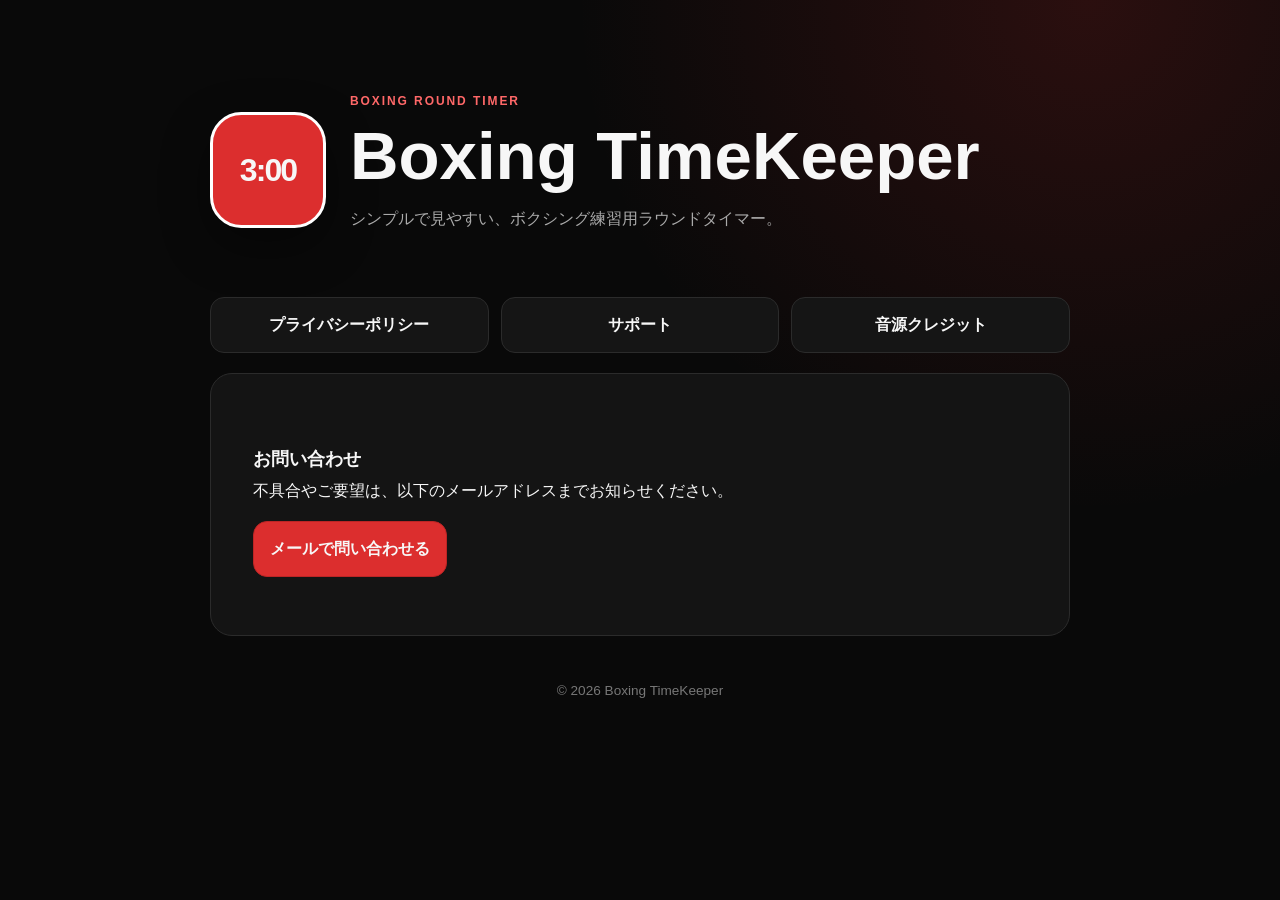
<file: index.html>
<!doctype html>
<html lang="ja">
<head>
  <meta charset="utf-8">
  <meta name="viewport" content="width=device-width, initial-scale=1">
  <meta name="description" content="Boxing TimeKeeper support and legal information">
  <title>Boxing TimeKeeper</title>
  <link rel="stylesheet" href="styles.css">
</head>
<body>
  <main class="container">
    <header>
      <div class="app-mark" aria-hidden="true">3:00</div>
      <div>
        <p class="eyebrow">BOXING ROUND TIMER</p>
        <h1>Boxing TimeKeeper</h1>
        <p class="lead">シンプルで見やすい、ボクシング練習用ラウンドタイマー。</p>
      </div>
    </header>

    <nav aria-label="サイト内メニュー">
      <a href="privacy.html">プライバシーポリシー</a>
      <a href="support.html">サポート</a>
      <a href="credits.html">音源クレジット</a>
    </nav>

    <section class="card">
      <h2>お問い合わせ</h2>
      <p>不具合やご要望は、以下のメールアドレスまでお知らせください。</p>
      <p><a class="button" href="mailto:hidataro@icloud.com?subject=Boxing%20TimeKeeper%20Support">メールで問い合わせる</a></p>
    </section>

    <footer>© 2026 Boxing TimeKeeper</footer>
  </main>
</body>
</html>
</file>
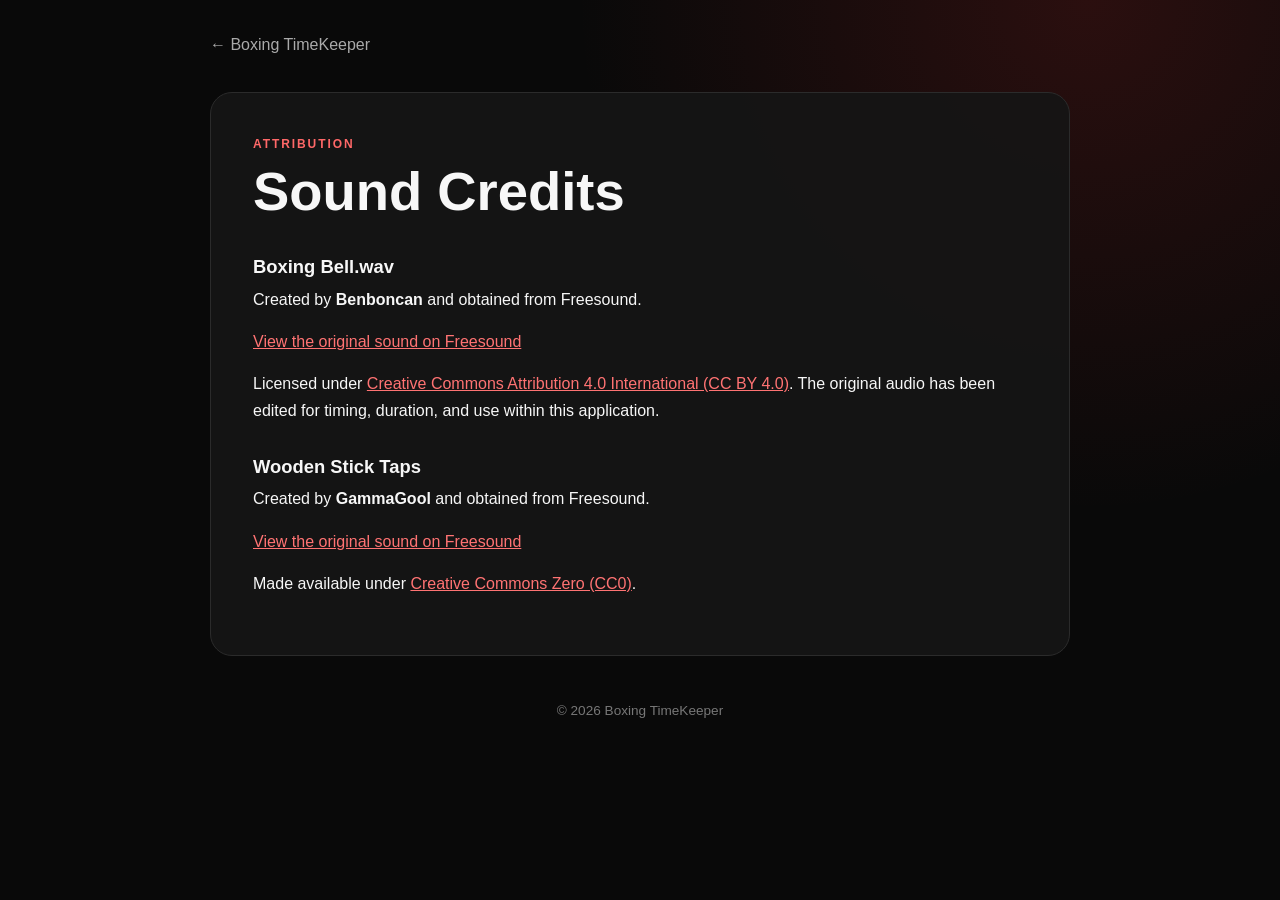
<file: credits.html>
<!doctype html>
<html lang="en">
<head>
  <meta charset="utf-8">
  <meta name="viewport" content="width=device-width, initial-scale=1">
  <meta name="description" content="Boxing TimeKeeper sound credits">
  <title>Sound Credits — Boxing TimeKeeper</title>
  <link rel="stylesheet" href="styles.css">
</head>
<body>
  <main class="container legal">
    <a class="back" href="index.html">← Boxing TimeKeeper</a>

    <article class="card">
      <p class="eyebrow">ATTRIBUTION</p>
      <h1>Sound Credits</h1>

      <h2>Boxing Bell.wav</h2>
      <p>Created by <strong>Benboncan</strong> and obtained from Freesound.</p>
      <p><a href="https://freesound.org/people/Benboncan/sounds/66951/">View the original sound on Freesound</a></p>
      <p>Licensed under <a href="https://creativecommons.org/licenses/by/4.0/">Creative Commons Attribution 4.0 International (CC BY 4.0)</a>. The original audio has been edited for timing, duration, and use within this application.</p>

      <h2>Wooden Stick Taps</h2>
      <p>Created by <strong>GammaGool</strong> and obtained from Freesound.</p>
      <p><a href="https://freesound.org/people/GammaGool/sounds/855313/">View the original sound on Freesound</a></p>
      <p>Made available under <a href="https://creativecommons.org/publicdomain/zero/1.0/">Creative Commons Zero (CC0)</a>.</p>
    </article>

    <footer>© 2026 Boxing TimeKeeper</footer>
  </main>
</body>
</html>
</file>
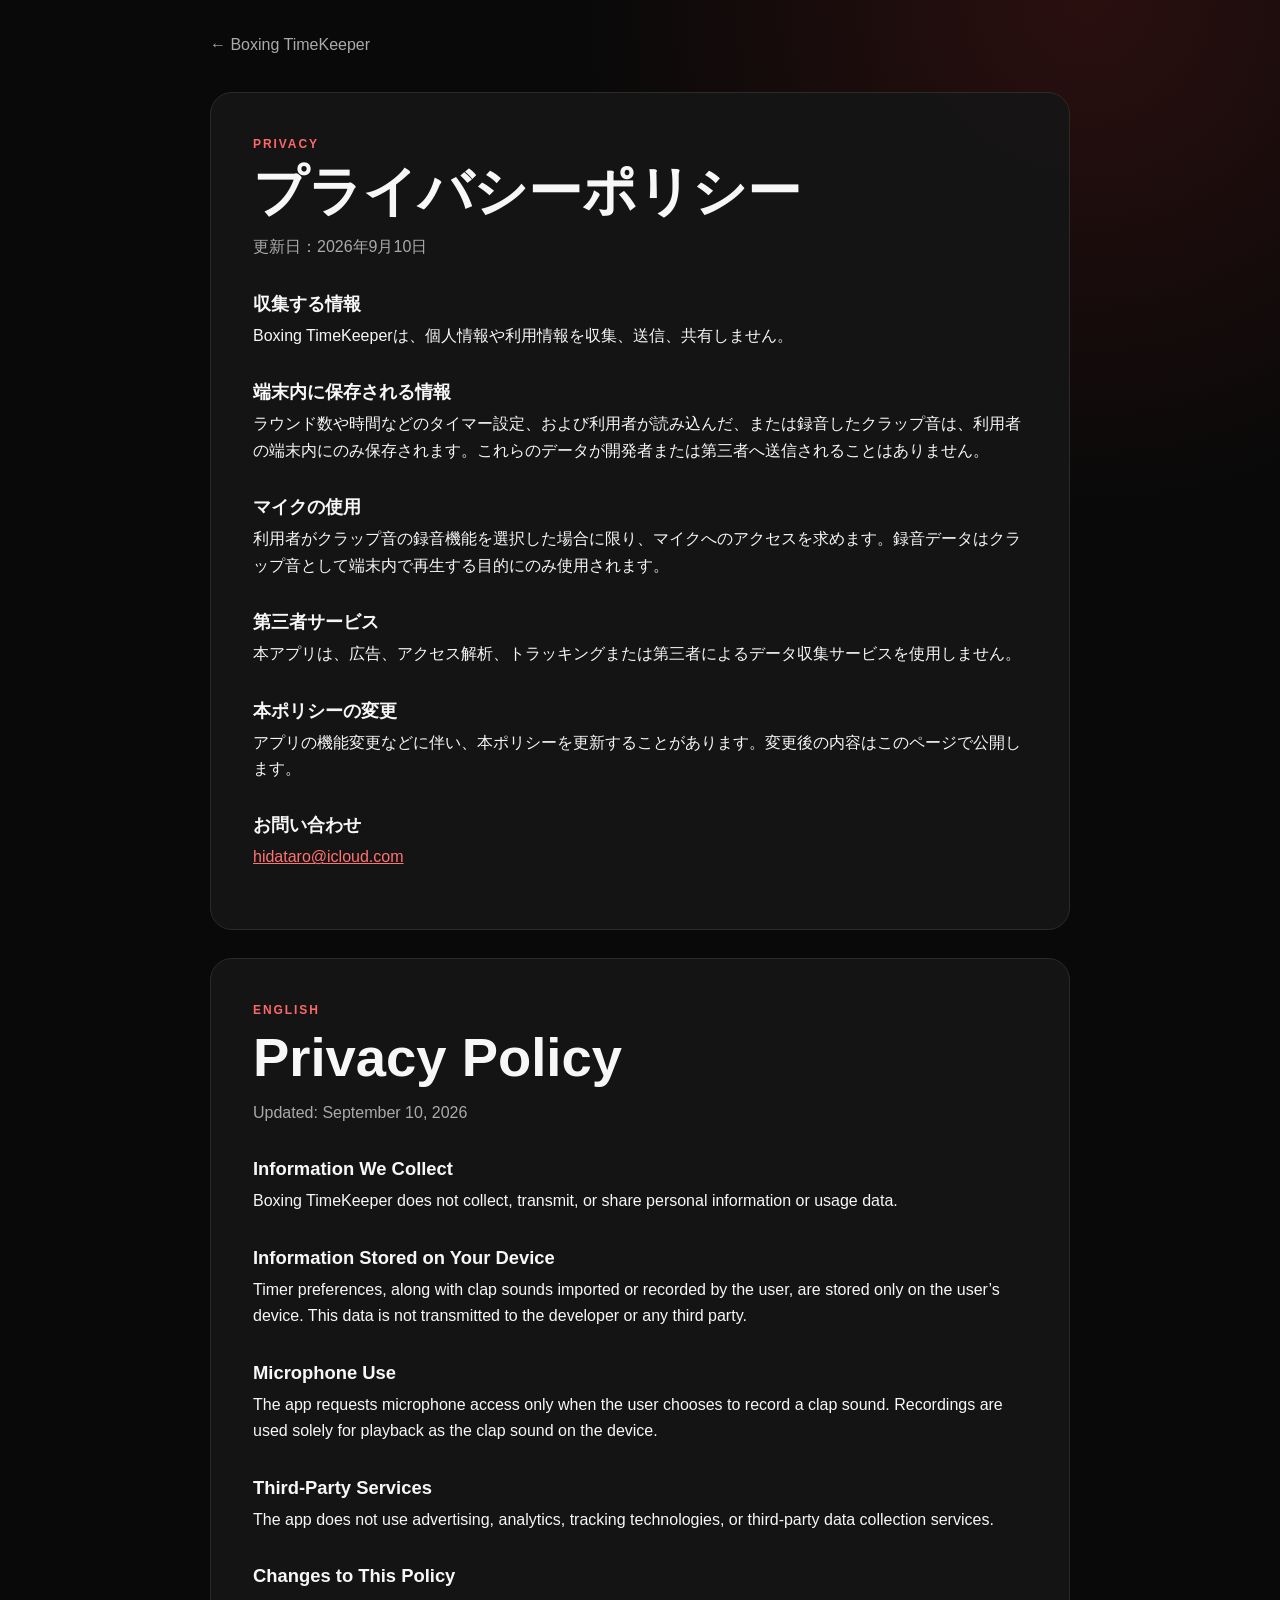
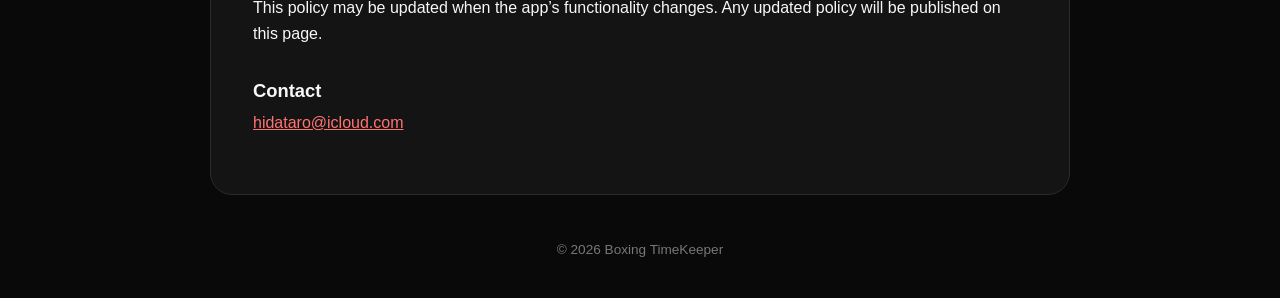
<file: privacy.html>
<!doctype html>
<html lang="ja">
<head>
  <meta charset="utf-8">
  <meta name="viewport" content="width=device-width, initial-scale=1">
  <meta name="description" content="Boxing TimeKeeper privacy policy">
  <title>Privacy Policy — Boxing TimeKeeper</title>
  <link rel="stylesheet" href="styles.css">
</head>
<body>
  <main class="container legal">
    <a class="back" href="index.html">← Boxing TimeKeeper</a>

    <article class="card">
      <p class="eyebrow">PRIVACY</p>
      <h1>プライバシーポリシー</h1>
      <p class="updated">更新日：2026年9月10日</p>

      <h2>収集する情報</h2>
      <p>Boxing TimeKeeperは、個人情報や利用情報を収集、送信、共有しません。</p>

      <h2>端末内に保存される情報</h2>
      <p>ラウンド数や時間などのタイマー設定、および利用者が読み込んだ、または録音したクラップ音は、利用者の端末内にのみ保存されます。これらのデータが開発者または第三者へ送信されることはありません。</p>

      <h2>マイクの使用</h2>
      <p>利用者がクラップ音の録音機能を選択した場合に限り、マイクへのアクセスを求めます。録音データはクラップ音として端末内で再生する目的にのみ使用されます。</p>

      <h2>第三者サービス</h2>
      <p>本アプリは、広告、アクセス解析、トラッキングまたは第三者によるデータ収集サービスを使用しません。</p>

      <h2>本ポリシーの変更</h2>
      <p>アプリの機能変更などに伴い、本ポリシーを更新することがあります。変更後の内容はこのページで公開します。</p>

      <h2>お問い合わせ</h2>
      <p><a href="mailto:hidataro@icloud.com?subject=Boxing%20TimeKeeper%20Privacy">hidataro@icloud.com</a></p>
    </article>

    <article class="card english" lang="en">
      <p class="eyebrow">ENGLISH</p>
      <h1>Privacy Policy</h1>
      <p class="updated">Updated: September 10, 2026</p>

      <h2>Information We Collect</h2>
      <p>Boxing TimeKeeper does not collect, transmit, or share personal information or usage data.</p>

      <h2>Information Stored on Your Device</h2>
      <p>Timer preferences, along with clap sounds imported or recorded by the user, are stored only on the user’s device. This data is not transmitted to the developer or any third party.</p>

      <h2>Microphone Use</h2>
      <p>The app requests microphone access only when the user chooses to record a clap sound. Recordings are used solely for playback as the clap sound on the device.</p>

      <h2>Third-Party Services</h2>
      <p>The app does not use advertising, analytics, tracking technologies, or third-party data collection services.</p>

      <h2>Changes to This Policy</h2>
      <p>This policy may be updated when the app’s functionality changes. Any updated policy will be published on this page.</p>

      <h2>Contact</h2>
      <p><a href="mailto:hidataro@icloud.com?subject=Boxing%20TimeKeeper%20Privacy">hidataro@icloud.com</a></p>
    </article>

    <footer>© 2026 Boxing TimeKeeper</footer>
  </main>
</body>
</html>
</file>
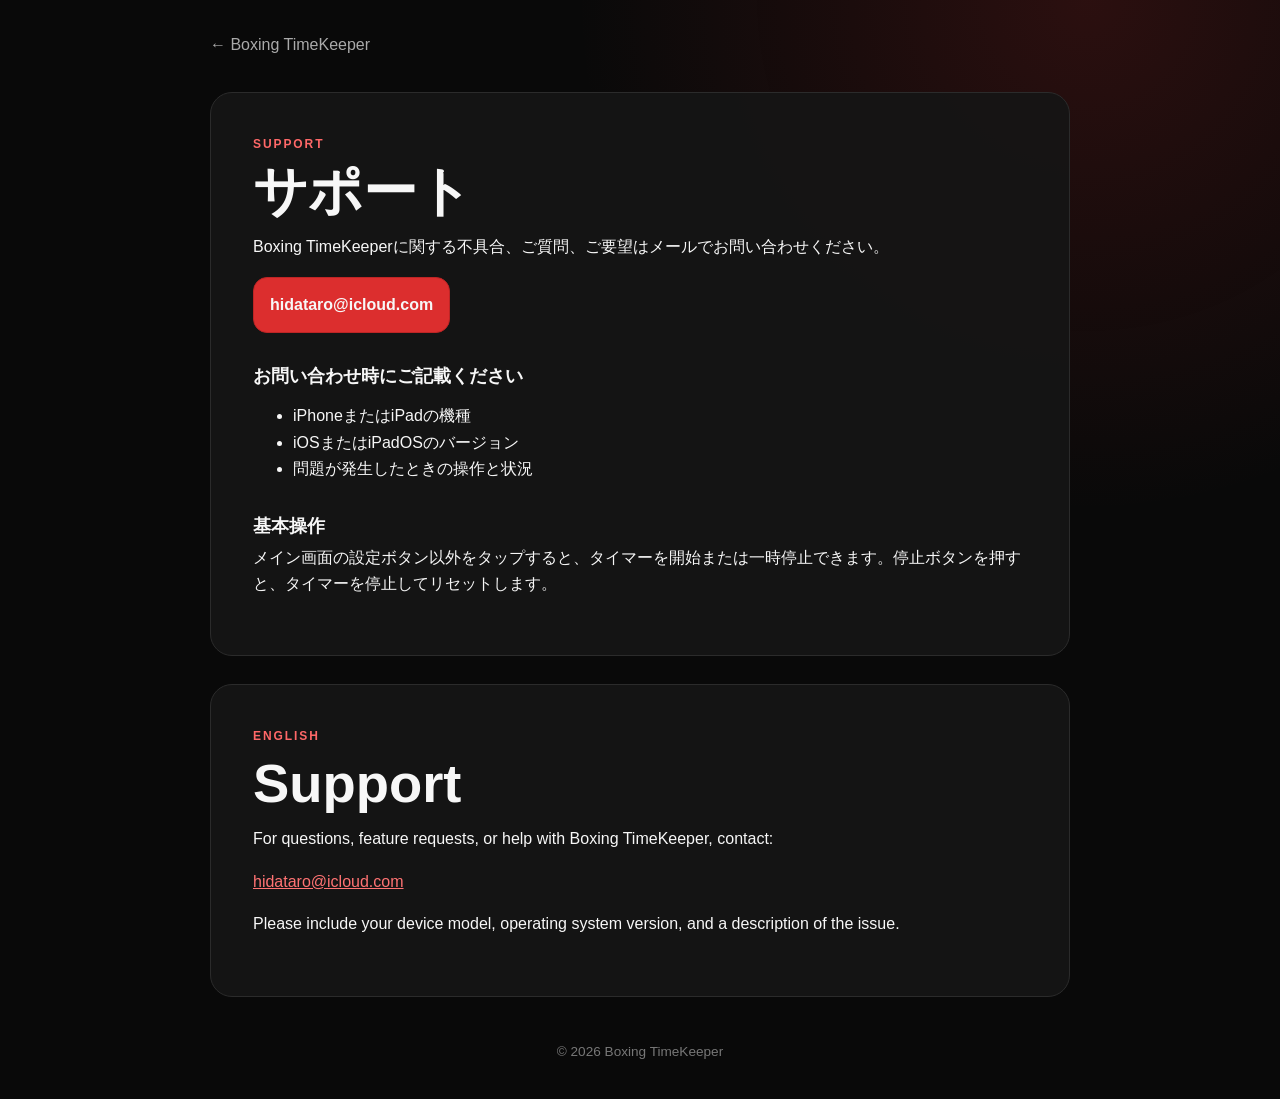
<file: support.html>
<!doctype html>
<html lang="ja">
<head>
  <meta charset="utf-8">
  <meta name="viewport" content="width=device-width, initial-scale=1">
  <meta name="description" content="Boxing TimeKeeper support">
  <title>Support — Boxing TimeKeeper</title>
  <link rel="stylesheet" href="styles.css">
</head>
<body>
  <main class="container legal">
    <a class="back" href="index.html">← Boxing TimeKeeper</a>

    <article class="card">
      <p class="eyebrow">SUPPORT</p>
      <h1>サポート</h1>
      <p>Boxing TimeKeeperに関する不具合、ご質問、ご要望はメールでお問い合わせください。</p>
      <p><a class="button" href="mailto:hidataro@icloud.com?subject=Boxing%20TimeKeeper%20Support">hidataro@icloud.com</a></p>

      <h2>お問い合わせ時にご記載ください</h2>
      <ul>
        <li>iPhoneまたはiPadの機種</li>
        <li>iOSまたはiPadOSのバージョン</li>
        <li>問題が発生したときの操作と状況</li>
      </ul>

      <h2>基本操作</h2>
      <p>メイン画面の設定ボタン以外をタップすると、タイマーを開始または一時停止できます。停止ボタンを押すと、タイマーを停止してリセットします。</p>
    </article>

    <article class="card english" lang="en">
      <p class="eyebrow">ENGLISH</p>
      <h1>Support</h1>
      <p>For questions, feature requests, or help with Boxing TimeKeeper, contact:</p>
      <p><a href="mailto:hidataro@icloud.com?subject=Boxing%20TimeKeeper%20Support">hidataro@icloud.com</a></p>
      <p>Please include your device model, operating system version, and a description of the issue.</p>
    </article>

    <footer>© 2026 Boxing TimeKeeper</footer>
  </main>
</body>
</html>
</file>
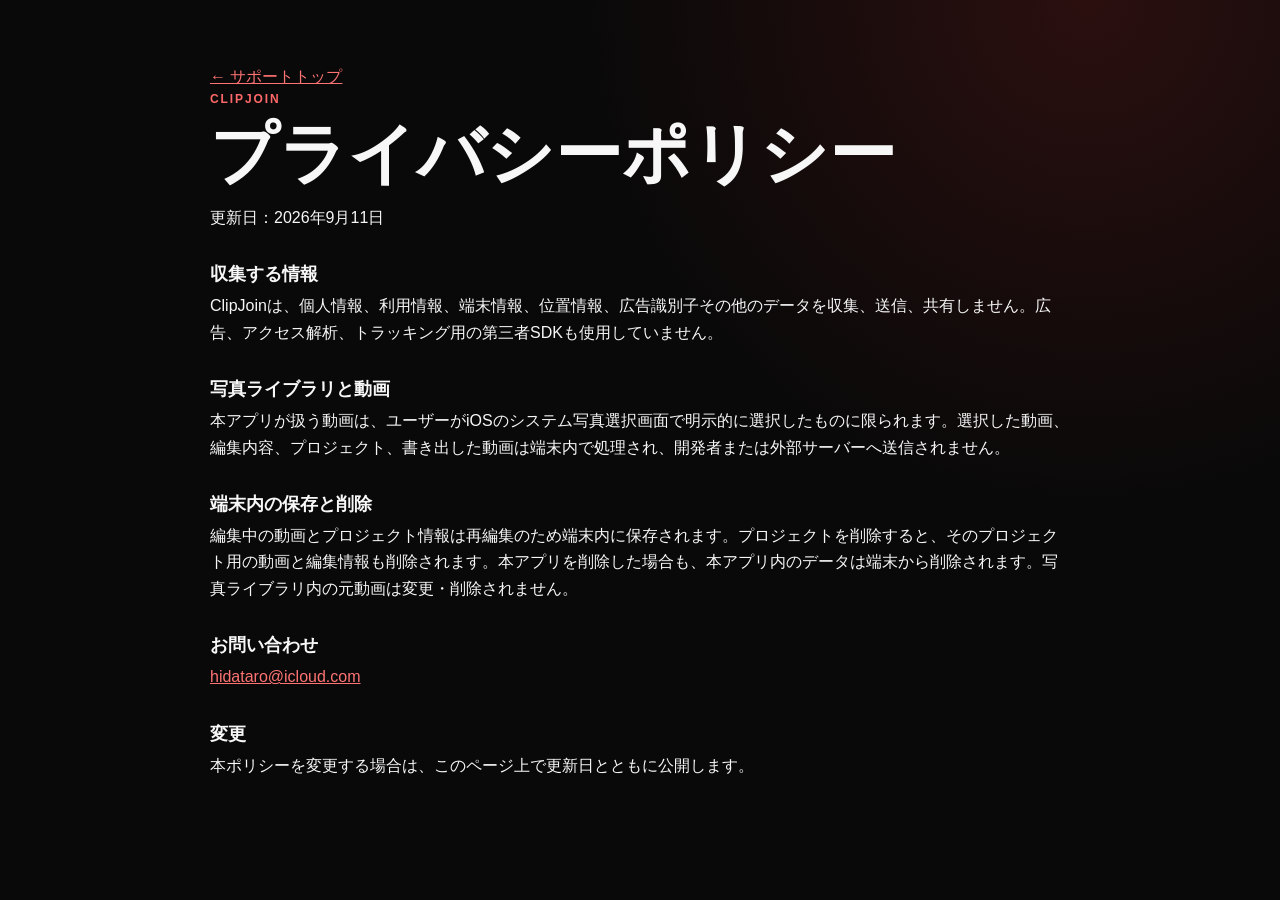
<file: clipjoin/privacy.html>
<!doctype html>
<html lang="ja">
<head>
<meta charset="utf-8">
<meta name="viewport" content="width=device-width, initial-scale=1">
<title>ClipJoin プライバシーポリシー</title>
<link rel="stylesheet" href="../styles.css">
</head>
<body>
<main class="container">
<a href="../index.html">← サポートトップ</a>
<article>
<p class="eyebrow">CLIPJOIN</p>
<h1>プライバシーポリシー</h1>
<p>更新日：2026年9月11日</p>
<h2>収集する情報</h2>
<p>ClipJoinは、個人情報、利用情報、端末情報、位置情報、広告識別子その他のデータを収集、送信、共有しません。広告、アクセス解析、トラッキング用の第三者SDKも使用していません。</p>
<h2>写真ライブラリと動画</h2>
<p>本アプリが扱う動画は、ユーザーがiOSのシステム写真選択画面で明示的に選択したものに限られます。選択した動画、編集内容、プロジェクト、書き出した動画は端末内で処理され、開発者または外部サーバーへ送信されません。</p>
<h2>端末内の保存と削除</h2>
<p>編集中の動画とプロジェクト情報は再編集のため端末内に保存されます。プロジェクトを削除すると、そのプロジェクト用の動画と編集情報も削除されます。本アプリを削除した場合も、本アプリ内のデータは端末から削除されます。写真ライブラリ内の元動画は変更・削除されません。</p>
<h2>お問い合わせ</h2>
<p><a href="mailto:hidataro@icloud.com?subject=ClipJoin%20Privacy">hidataro@icloud.com</a></p>
<h2>変更</h2>
<p>本ポリシーを変更する場合は、このページ上で更新日とともに公開します。</p>
</article>
</main>
</body>
</html>
</file>
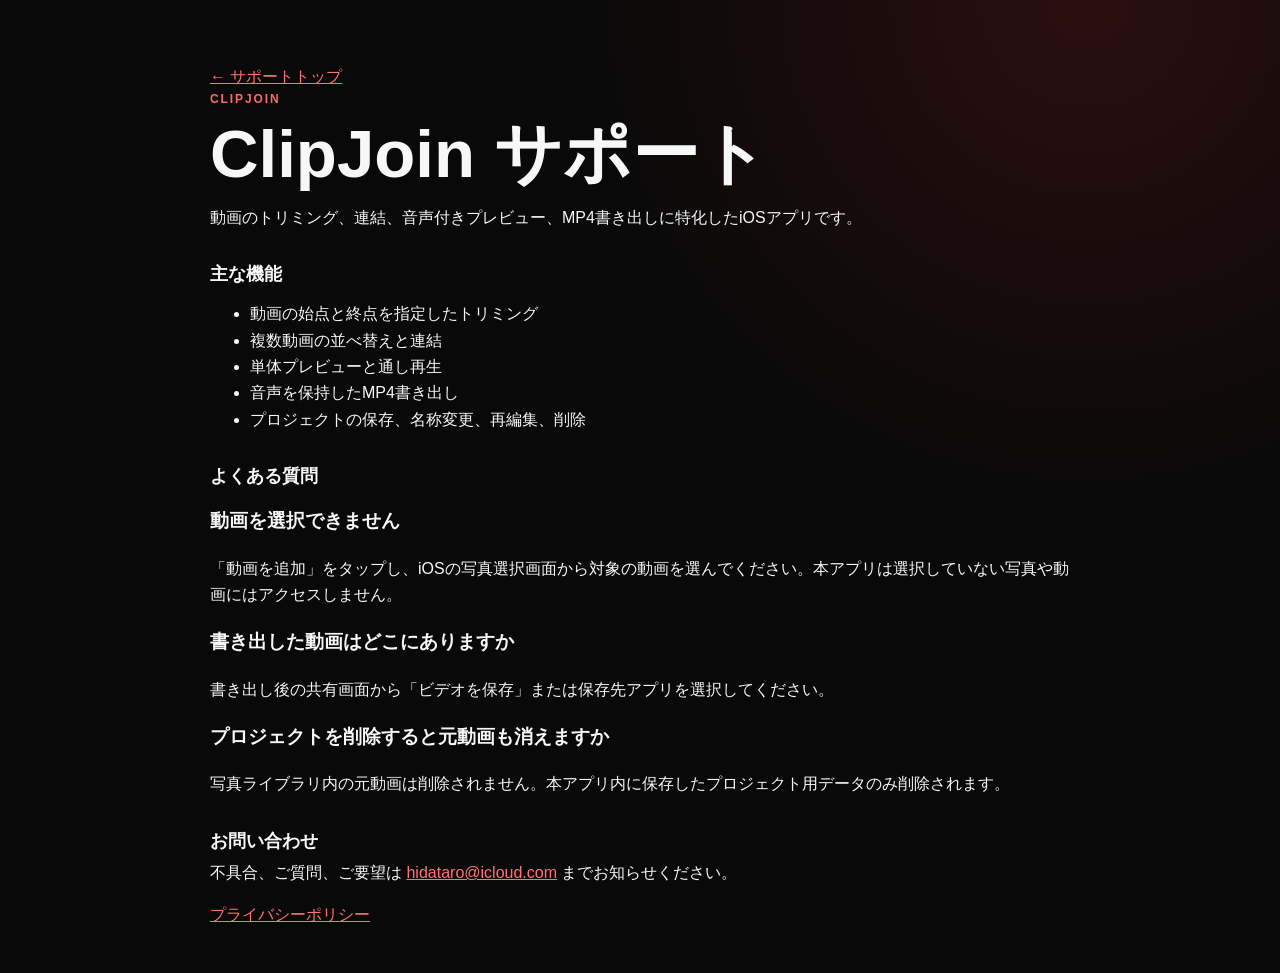
<file: clipjoin/support.html>
<!doctype html>
<html lang="ja">
<head>
<meta charset="utf-8">
<meta name="viewport" content="width=device-width, initial-scale=1">
<title>ClipJoin サポート</title>
<link rel="stylesheet" href="../styles.css">
</head>
<body>
<main class="container">
<a href="../index.html">← サポートトップ</a>
<article>
<p class="eyebrow">CLIPJOIN</p>
<h1>ClipJoin サポート</h1>
<p>動画のトリミング、連結、音声付きプレビュー、MP4書き出しに特化したiOSアプリです。</p>
<h2>主な機能</h2>
<ul>
<li>動画の始点と終点を指定したトリミング</li>
<li>複数動画の並べ替えと連結</li>
<li>単体プレビューと通し再生</li>
<li>音声を保持したMP4書き出し</li>
<li>プロジェクトの保存、名称変更、再編集、削除</li>
</ul>
<h2>よくある質問</h2>
<h3>動画を選択できません</h3>
<p>「動画を追加」をタップし、iOSの写真選択画面から対象の動画を選んでください。本アプリは選択していない写真や動画にはアクセスしません。</p>
<h3>書き出した動画はどこにありますか</h3>
<p>書き出し後の共有画面から「ビデオを保存」または保存先アプリを選択してください。</p>
<h3>プロジェクトを削除すると元動画も消えますか</h3>
<p>写真ライブラリ内の元動画は削除されません。本アプリ内に保存したプロジェクト用データのみ削除されます。</p>
<h2>お問い合わせ</h2>
<p>不具合、ご質問、ご要望は <a href="mailto:hidataro@icloud.com?subject=ClipJoin%20Support">hidataro@icloud.com</a> までお知らせください。</p>
<p><a href="privacy.html">プライバシーポリシー</a></p>
</article>
</main>
</body>
</html>
</file>
<file: styles.css>
:root {
  color-scheme: dark;
  --background: #090909;
  --surface: #151515;
  --surface-border: #2b2b2b;
  --text: #f7f7f7;
  --muted: #aaa;
  --accent: #dc2e2e;
}

* { box-sizing: border-box; }

html { background: var(--background); }

body {
  margin: 0;
  color: var(--text);
  background:
    radial-gradient(circle at 85% 0%, rgba(220, 46, 46, .16), transparent 32rem),
    var(--background);
  font-family: -apple-system, BlinkMacSystemFont, "Segoe UI", sans-serif;
  line-height: 1.65;
}

a { color: #ff7373; }

.container {
  width: min(100% - 32px, 860px);
  min-height: 100vh;
  margin: 0 auto;
  padding: 64px 0 28px;
}

header {
  display: flex;
  align-items: center;
  gap: 24px;
  padding: 28px 0 48px;
}

h1, h2 { line-height: 1.2; }
h1 { margin: 4px 0 10px; font-size: clamp(2.2rem, 7vw, 4.2rem); }
h2 { margin: 32px 0 8px; font-size: 1.15rem; }
p { margin: 8px 0 16px; }

.eyebrow {
  margin: 0;
  color: #ff6868;
  font-size: .75rem;
  font-weight: 800;
  letter-spacing: .16em;
}

.lead, .updated { color: var(--muted); }

.app-mark {
  display: grid;
  flex: 0 0 auto;
  place-items: center;
  width: 116px;
  aspect-ratio: 1;
  border: 3px solid white;
  border-radius: 27%;
  background: var(--accent);
  font-size: 2rem;
  font-weight: 700;
  letter-spacing: -.06em;
  box-shadow: 0 18px 48px rgba(0, 0, 0, .4);
}

nav {
  display: grid;
  grid-template-columns: repeat(3, 1fr);
  gap: 12px;
  margin-bottom: 20px;
}

nav a, .button {
  display: block;
  padding: 14px 16px;
  border: 1px solid var(--surface-border);
  border-radius: 14px;
  color: var(--text);
  background: var(--surface);
  font-weight: 650;
  text-align: center;
  text-decoration: none;
}

.button {
  display: inline-block;
  border-color: #bd2525;
  background: var(--accent);
}

.card {
  margin: 16px 0;
  padding: clamp(22px, 5vw, 42px);
  border: 1px solid var(--surface-border);
  border-radius: 22px;
  background: rgba(21, 21, 21, .92);
}

.legal { padding-top: 32px; }
.legal h1 { font-size: clamp(2rem, 6vw, 3.4rem); }
.back { display: inline-block; margin: 0 0 18px; color: var(--muted); text-decoration: none; }
.english { margin-top: 28px; }

footer {
  padding: 28px 0 8px;
  color: #777;
  font-size: .85rem;
  text-align: center;
}

@media (max-width: 600px) {
  .container { padding-top: 28px; }
  header { align-items: flex-start; padding-bottom: 32px; }
  .app-mark { width: 84px; border-radius: 22%; font-size: 1.45rem; }
  nav { grid-template-columns: 1fr; }
}
</file>
